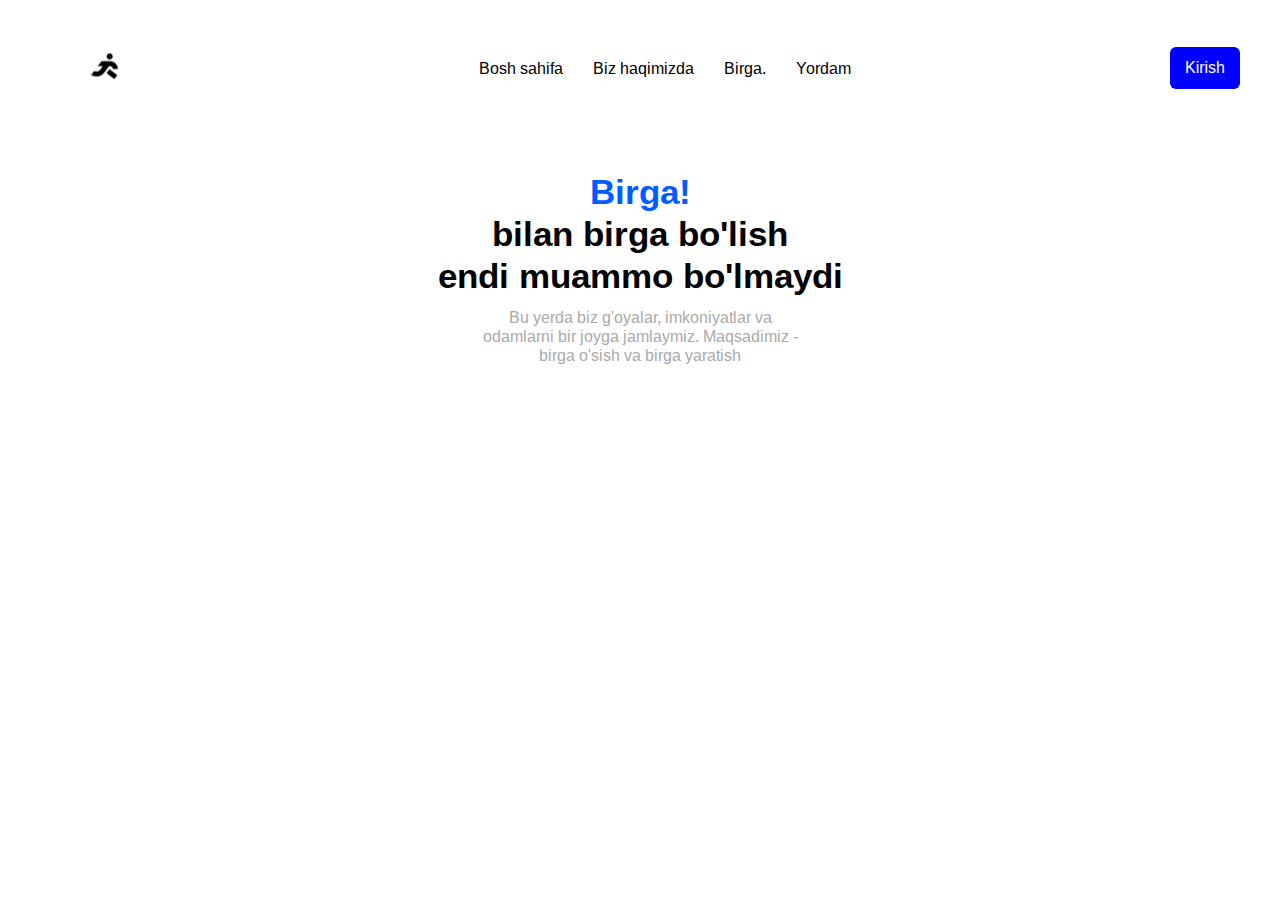
<file: birga/index.html>
<!DOCTYPE html>
<html lang="en">
<head>
    <meta charset="UTF-8">
    <meta http-equiv="X-UA-Compatible" content="IE=edge">
    <meta name="viewport" content="width=device-width, initial-scale=1.0">
    <link rel="shortcut icon" href="images/birga_icon_f.png" type="image/x-icon">
    <link rel="stylesheet" href="style.css">
    <style>
         @import url('https://fonts.googleapis.com/css2?family=Arimo:ital,wght@0,400..700;1,400..700&display=swap');
         @import url('https://fonts.googleapis.com/css2?family=League+Spartan:wght@100..900&display=swap');
    </style>
    <title>Birga</title>
</head>
<body>
    <!--Header section-->
    <header class="main-header">
        <nav class="main-navigation">
            <!--<a href="bosh-sahifa.html" class="birga-ic"><h2 class="nav-h2">Birga.</h2></a>--> 
            <div class="image_main">
                <a href="bosh-sahifa.html"><img src="images/main-icon.png" alt=""></a>
            </div>
        <div class="nav-links">
            <ul class="main-navigation__items">
                <li class="main-navigation__item">
                    <a href="bosh-sahifa.html">
                        Bosh sahifa
                    </a>
                </li>
                <li class="main-navigation__item">
                    <a href="biz-haqimizda.html">
                        Biz haqimizda
                    </a>
                </li>
                <li class="main-navigation__item">
                    <a href="birga.html">Birga.</a>
                </li>
                <li class="main-navigation__item">
                    <a href="yordam.html">
                    Yordam
                    </a>
                </li>
            </ul>
        </div>
            <div class="login-">
                <button>Kirish</button>
             </div>
        </nav>
        <div class="main-header__birga">
            <h3 class="birga-text">Birga! <br>
            <span>bilan birga bo'lish <br>
                endi muammo bo'lmaydi <br></span>
        </h3>
        <p id="p-birga">Bu yerda biz g'oyalar, imkoniyatlar va  <br>
             odamlarni bir joyga jamlaymiz. Maqsadimiz - <br>
            birga o'sish va birga yaratish <br>
        </p>
        </div>
        
    </header>
    <!--/Header section-->
</body>
</html>
</file>
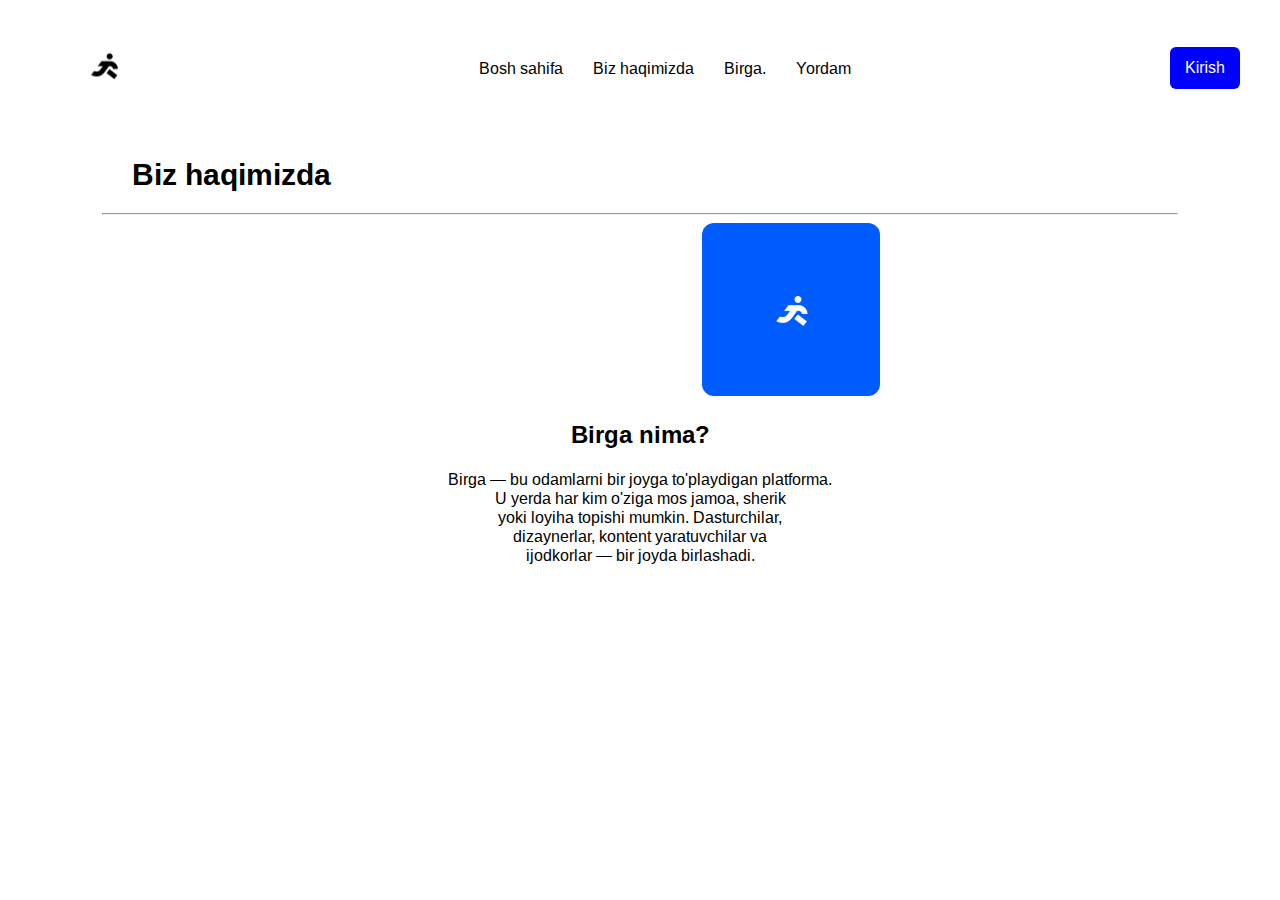
<file: birga/bb.html>
<!DOCTYPE html>
<html lang="en">
<head>
    <meta charset="UTF-8">
    <meta http-equiv="X-UA-Compatible" content="IE=edge">
    <meta name="viewport" content="width=device-width, initial-scale=1.0">
    <title>Document</title>
    <link rel="stylesheet" href="style.css">
    <style>
        @import url('https://fonts.googleapis.com/css2?family=Arimo:ital,wght@0,400..700;1,400..700&display=swap');
        @import url('https://fonts.googleapis.com/css2?family=League+Spartan:wght@100..900&display=swap');
   </style>
</head>
<body>
    <body>
        <!--Header section-->
        <header class="main-header">
            <nav class="main-navigation">
              <!--
                <a href="bosh-sahifa.html" class="birga-ic"><h2 class="nav-h2">Birga.</h2></a>
              -->  
                <div class="image_main">
                    <a href="bosh-sahifa.html"><img src="images/main-icon.png" alt=""></a>
                </div>
            <div class="nav-links">
                <ul class="main-navigation__items">
                    <li class="main-navigation__item">
                        <a href="bosh-sahifa.html">
                            Bosh sahifa
                        </a>
                    </li>
                    <li class="main-navigation__item">
                        <a href="biz-haqimizda.html">
                            Biz haqimizda
                        </a>
                    </li>
                    <li class="main-navigation__item">
                        <a href="birga.html">Birga.</a>
                    </li>
                    <li class="main-navigation__item">
                        <a href="yordam.html">
                        Yordam
                        </a>
                    </li>
                </ul>
            </div>
                <div class="login-">
                    <button>Kirish</button>
                 </div>
            </nav>
    <!--/Header section-->
    <!--Main section-->
    <section class="main-section">
        <div class="main">
            <h1>Biz haqimizda</h1>
            <hr>
            <div class="image-biz-haqimizda">
                <img src="images/birga_icon _white.png" alt="logo">
            </div>
            <h2>Birga nima?</h2>
            <p>Birga — bu odamlarni bir joyga to'playdigan platforma. <br>
                U yerda har kim o'ziga mos jamoa, sherik <br>
                yoki loyiha topishi mumkin. Dasturchilar, <br>
                dizaynerlar, kontent yaratuvchilar va <br>
                ijodkorlar — bir joyda birlashadi. <br>
            </p>
        </div>
    </section>
</body>
</html>
</file>
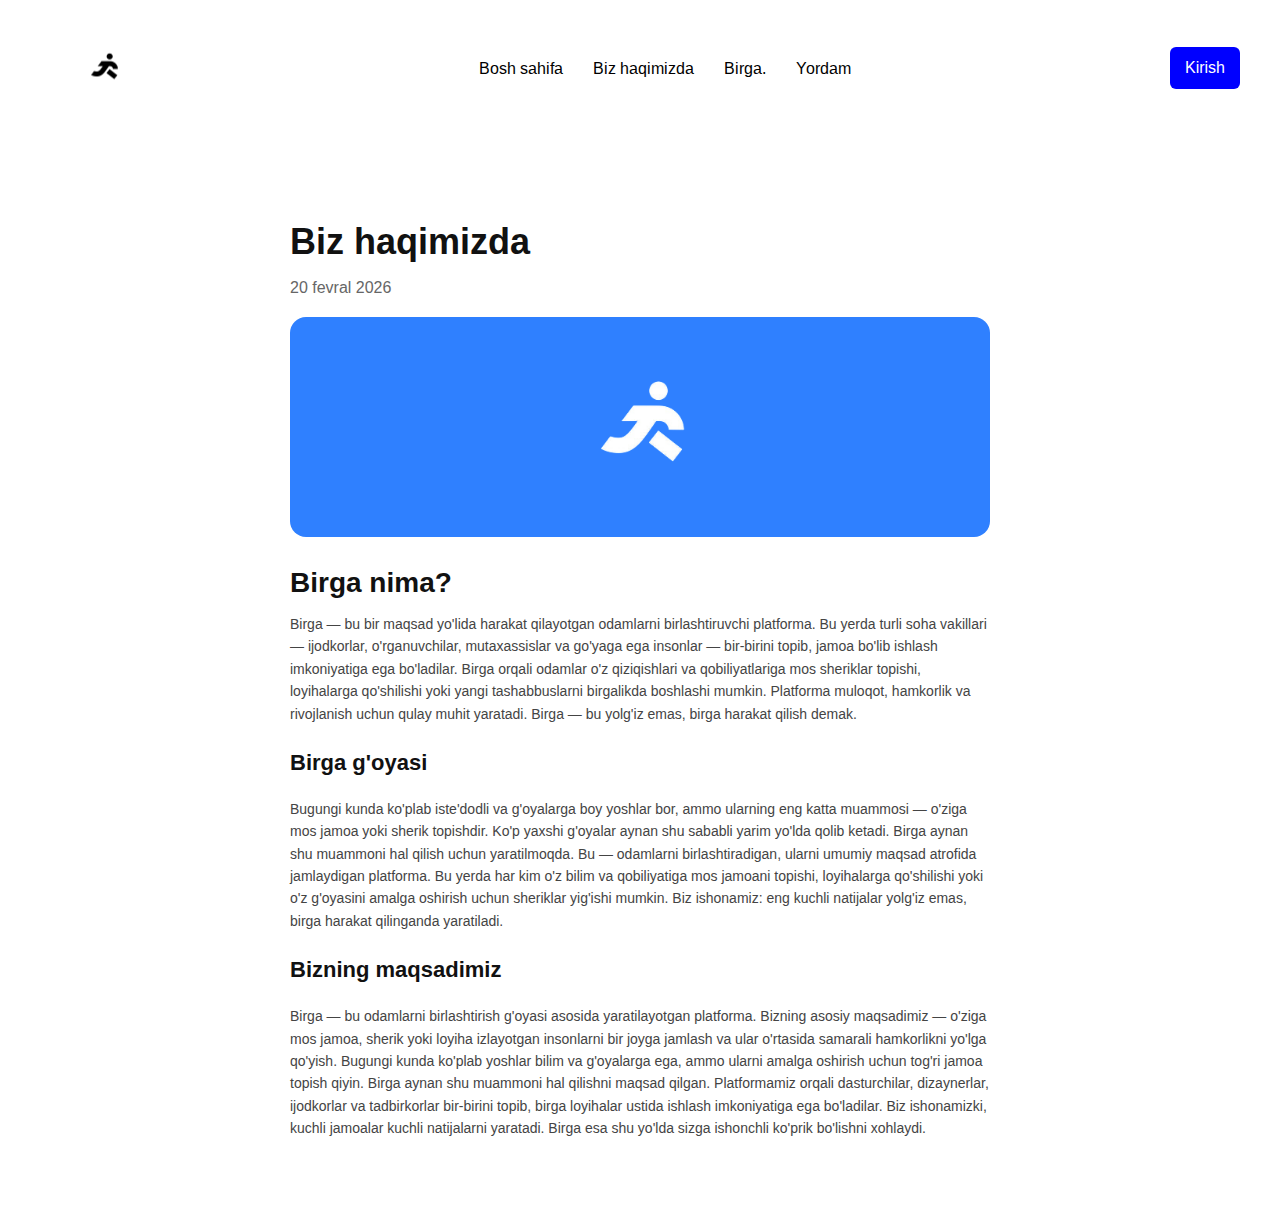
<file: birga/biz-haqimizda.html>
<!DOCTYPE html>
<html lang="uz">
<head>
  <meta charset="UTF-8">
  <title>Blog</title>
  <link rel="stylesheet" href="styles.css">
  <link rel="stylesheet" href="style.css">
  <style>
     @import url('https://fonts.googleapis.com/css2?family=Arimo:ital,wght@0,400..700;1,400..700&display=swap');
     @import url('https://fonts.googleapis.com/css2?family=League+Spartan:wght@100..900&display=swap');
  </style>
</head>
<body>
     <!--Header section-->
     <header class="main-header">
        <nav class="main-navigation">
            <!--<a href="bosh-sahifa.html" class="birga-ic"><h2 class="nav-h2">Birga.</h2></a>--> 
            <div class="image_main">
                <a href="bosh-sahifa.html"><img src="images/main-icon.png" alt=""></a>
            </div>
        <div class="nav-links">
            <ul class="main-navigation__items">
                <li class="main-navigation__item">
                    <a href="bosh-sahifa.html">
                        Bosh sahifa
                    </a>
                </li>
                <li class="main-navigation__item">
                    <a href="biz-haqimizda.html">
                        Biz haqimizda
                    </a>
                </li>
                <li class="main-navigation__item">
                    <a href="birga.html">Birga.</a>
                </li>
                <li class="main-navigation__item">
                    <a href="yordam.html">
                    Yordam
                    </a>
                </li>
            </ul>
        </div>
            <div class="login-">
                <button>Kirish</button>
             </div>
        </nav>

  <div class="container">

    <h1>Biz haqimizda</h1>
    <p class="date">20 fevral 2026</p>

    <div class="card">
      <div class="icon"><img src="images/birga_icon _white.png" alt="logo";></div>
    </div>

    <h2>Birga nima?</h2>
    <p class="text">
      Birga — bu bir maqsad yo'lida harakat qilayotgan odamlarni birlashtiruvchi platforma. Bu yerda turli soha vakillari — ijodkorlar, o'rganuvchilar, mutaxassislar va go'yaga ega insonlar — bir-birini topib, jamoa bo'lib ishlash imkoniyatiga ega bo'ladilar.
      Birga orqali odamlar o'z qiziqishlari va qobiliyatlariga mos sheriklar topishi, loyihalarga qo'shilishi yoki yangi tashabbuslarni birgalikda boshlashi mumkin. Platforma muloqot, hamkorlik va rivojlanish uchun qulay muhit yaratadi.
      Birga — bu yolg'iz emas, birga harakat qilish demak.
    </p>

    <h3>Birga g'oyasi</h3>
    <p class="text">
      Bugungi kunda ko'plab iste'dodli va g'oyalarga boy yoshlar bor, ammo ularning eng katta muammosi — o'ziga mos jamoa yoki sherik topishdir. Ko'p yaxshi g'oyalar aynan shu sababli yarim yo'lda qolib ketadi.
      Birga aynan shu muammoni hal qilish uchun yaratilmoqda. Bu — odamlarni birlashtiradigan, ularni umumiy maqsad atrofida jamlaydigan platforma. Bu yerda har kim o'z bilim va qobiliyatiga mos jamoani topishi, loyihalarga qo'shilishi yoki o'z g'oyasini amalga oshirish uchun sheriklar yig'ishi mumkin.
      Biz ishonamiz: eng kuchli natijalar yolg'iz emas, birga harakat qilinganda yaratiladi.
    </p>

    <h3>Bizning maqsadimiz</h3>
    <p class="text">
      Birga — bu odamlarni birlashtirish g'oyasi asosida yaratilayotgan platforma. Bizning asosiy maqsadimiz — o'ziga mos jamoa, sherik yoki loyiha izlayotgan insonlarni bir joyga jamlash va ular o'rtasida samarali hamkorlikni yo'lga qo'yish.
      Bugungi kunda ko'plab yoshlar bilim va g'oyalarga ega, ammo ularni amalga oshirish uchun tog'ri jamoa topish qiyin. Birga aynan shu muammoni hal qilishni maqsad qilgan. Platformamiz orqali dasturchilar, dizaynerlar, ijodkorlar va tadbirkorlar bir-birini topib, birga loyihalar ustida ishlash imkoniyatiga ega bo'ladilar.
      Biz ishonamizki, kuchli jamoalar kuchli natijalarni yaratadi. Birga esa shu yo'lda sizga ishonchli ko'prik bo'lishni xohlaydi.
    </p>

  </div>

</body>
</html>
</file>
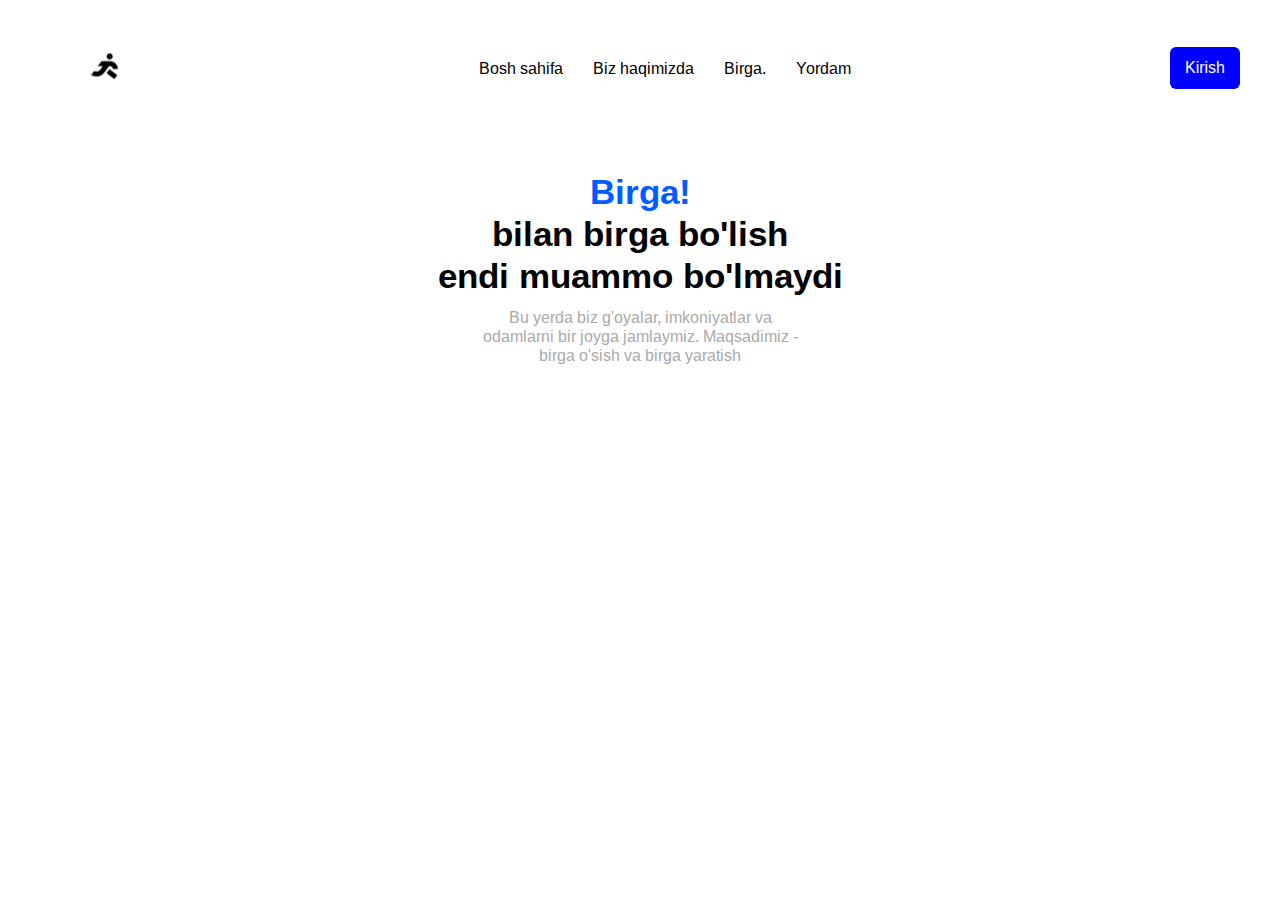
<file: birga/bosh-sahifa.html>
<!DOCTYPE html>
<html lang="en">
<head>
    <meta charset="UTF-8">
    <meta http-equiv="X-UA-Compatible" content="IE=edge">
    <meta name="viewport" content="width=device-width, initial-scale=1.0">
    <link rel="shortcut icon" href="images/birga_icon_f.png" type="image/x-icon">
    <link rel="stylesheet" href="style.css">
    <style>
         @import url('https://fonts.googleapis.com/css2?family=Arimo:ital,wght@0,400..700;1,400..700&display=swap');
         @import url('https://fonts.googleapis.com/css2?family=League+Spartan:wght@100..900&display=swap');
    </style>
    <title>Birga</title>
</head>
<body>
    <!--Header section-->
    <header class="main-header">
        <nav class="main-navigation">
            <!--<a href="bosh-sahifa.html" class="birga-ic"><h2 class="nav-h2">Birga.</h2></a>--> 
            <div class="image_main">
                <a href="bosh-sahifa.html"><img src="images/main-icon.png" alt=""></a>
            </div>
        <div class="nav-links">
            <ul class="main-navigation__items">
                <li class="main-navigation__item">
                    <a href="bosh-sahifa.html">
                        Bosh sahifa
                    </a>
                </li>
                <li class="main-navigation__item">
                    <a href="biz-haqimizda.html">
                        Biz haqimizda
                    </a>
                </li>
                <li class="main-navigation__item">
                    <a href="birga.html">Birga.</a>
                </li>
                <li class="main-navigation__item">
                    <a href="yordam.html">
                    Yordam
                    </a>
                </li>
            </ul>
        </div>
            <div class="login-">
                <button>Kirish</button>
             </div>
        </nav>
        <div class="main-header__birga">
            <h3 class="birga-text">Birga! <br>
            <span>bilan birga bo'lish <br>
                endi muammo bo'lmaydi <br></span>
        </h3>
        <p id="p-birga">Bu yerda biz g'oyalar, imkoniyatlar va  <br>
             odamlarni bir joyga jamlaymiz. Maqsadimiz - <br>
            birga o'sish va birga yaratish <br>
        </p>
        </div>
        
    </header>
    <!--/Header section-->
</body>
</html>
</file>
<file: birga/style.css>
/* Bosh sahifa */
body {
    margin: 0;
}
.main-navigation h2 {
    font-family: "League Spartan" ,sans-serif;
    font-weight: 600;
    font-size: 25px;
    padding-left: 20px;
    color: black;
}
.main-navigation {
    display: flex;
    justify-content: space-between;
    align-items: center;
    padding: 0px 40px;
}
.main-navigation__items {
    display: flex;
    justify-content: space-between;
    align-items: center;
    gap: 30px;
    list-style: none;
    position: relative;
    right: 25px;
}
.main-navigation__item a {
    display: flex;
    text-decoration: none;
    font-family: "Arimo", sans-serif;
    color: black;
}
.main-navigation__item a:hover{
    color: #005cff;
}
.main-navigation__item a.active {
    color: #005cff;
}
.image_main img {
    width: 130px;
    height: auto;
}
.birga-ic {
    text-decoration: none;
}
.birga-text {
    font-family: 'Arimo', sans-serif;
    color: #005cff;
    font-size: 35px;
    text-align: center;
    font-weight: 550;
    margin-bottom: 10px;
}
#p-birga {
    text-align: center;
    color:darkgrey;
    font-family: 'Arimo', sans-serif;
    font-size: 16px;
    margin-top: 5px;
    margin-bottom: 5px;
}
.main-header__birga span {
    color: black;
}
.login- button {
    border-radius: 6px;
    padding: 12px 15px;
    background: blue;
    color: #fff;
    border: none;
    font-size: 16px;
    cursor: pointer;
}
.login- button:hover {
    background: #2978ff;
}
/* /Bosh sahifa */
/* Biz haqimizda */
.main h1 {
    font-size: 30px;
    font-family: 'Arimo', sans-serif;
    font-weight: medium;
    margin-left: 30px;
}
.image-biz-haqimizda img{
    width: 150px;
    padding: 12px 14px;
    background: #005cff;
    border-radius: 12px;
    text-align: center;
    position: relative;
    left:600px;
}
.main-section {
    box-sizing: border-box;
    margin-right: 102px;
    margin-left: 102px;
    
}
.main {
    box-sizing: border-box;
    margin: 0;
    padding-inline: 0;
}
.main h2 {
    font-family: 'Arimo' , sans-serif;
    font-weight: bold;
    text-align: center;
}
.main p {
    font-family: 'Arimo',sans-serif;
    text-align: center;
}
</file>
<file: birga/styles.css>
body {
    font-family: Arial, sans-serif;
    background: #ffffff;
    color: #111;
  }
  
  .container {
    max-width: 700px;
    margin: 40px auto;
    padding: 20px;
  }
  
  h1 {
    font-size: 36px;
    margin-bottom: 5px;
  }
  
  .date {
    color: #666;
    margin-bottom: 20px;
  }
  
  .card {
    background: #2f80ff;
    border-radius: 16px;
    height: 220px;
    display: flex;
    align-items: center;
    justify-content: center;
    margin-bottom: 30px;
  }
  .card  img {
    width: 400px;
  }
  
  .icon {
    font-size: 80px;
    color: white;
  }
  
  h2 {
    font-size: 28px;
    margin-bottom: 10px;
  }
  
  h3 {
    font-size: 22px;
    margin-top: 25px;
  }
  
  .text {
    color: #444;
    line-height: 1.6;
    font-size: 14px;
  }
</file>
